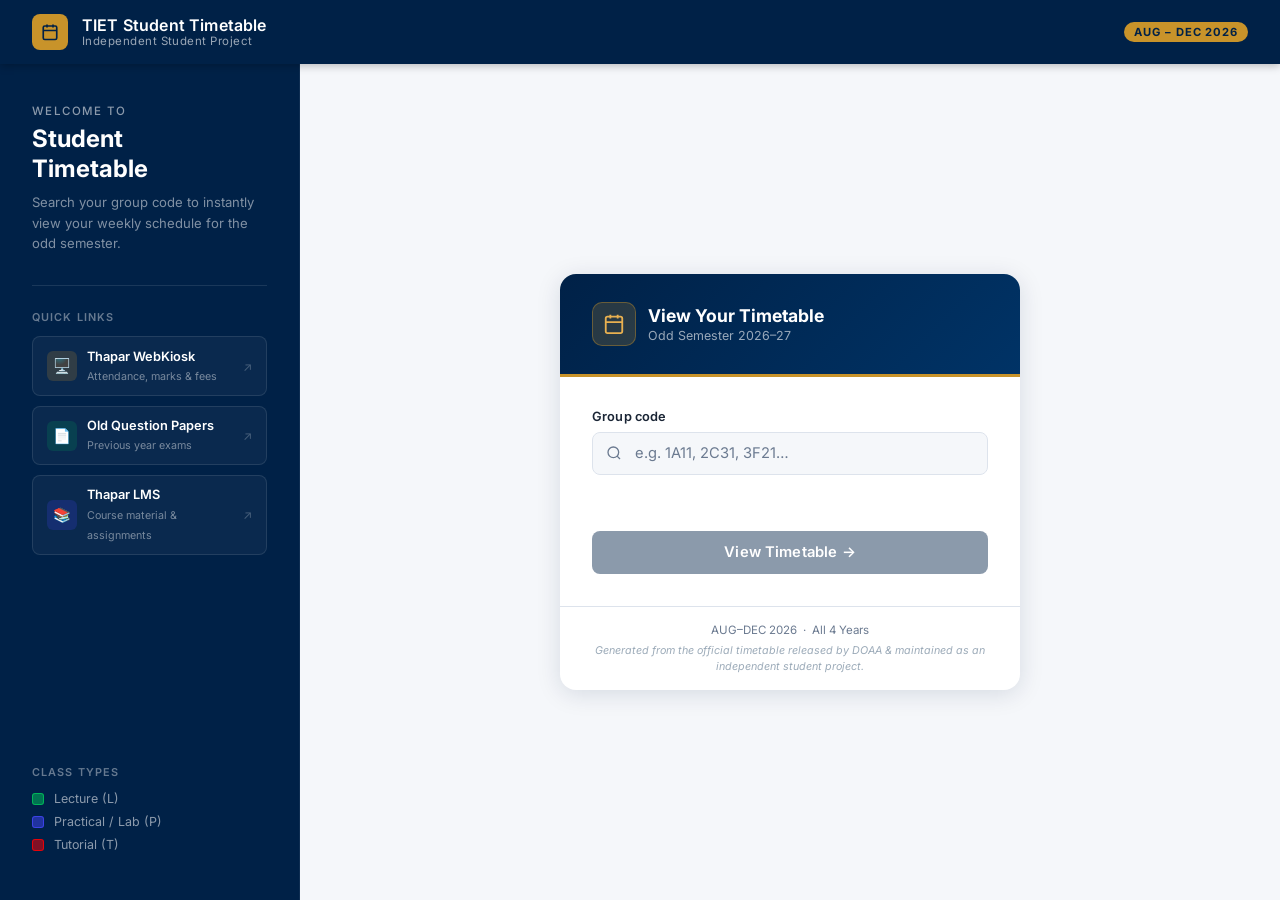
<file: index.html>
<!DOCTYPE html>
<html lang="en">
<head>
  <meta charset="UTF-8"/>
  <title>TIET Student Timetable</title>
  <meta name="viewport" content="width=device-width, initial-scale=1.0"/>
  <link rel="preconnect" href="https://fonts.googleapis.com"/>
  <link rel="preconnect" href="https://fonts.gstatic.com" crossorigin/>
  <link href="https://fonts.googleapis.com/css2?family=Inter:wght@300;400;500;600;700&display=swap" rel="stylesheet"/>
  <style>
    *, *::before, *::after { box-sizing: border-box; margin: 0; padding: 0; }

    :root {
      --navy:     #002147;
      --navy-mid: #003366;
      --gold:     #C8932A;
      --gold-lt:  #E8B050;
      --white:    #FFFFFF;
      --off-white:#F5F7FA;
      --text:     #1A2535;
      --muted:    #6B7A90;
      --border:   #DDE3EC;
      --shadow:   0 4px 24px rgba(0,33,71,0.13);
    }

    body {
      font-family: 'Inter', system-ui, sans-serif;
      background: var(--off-white);
      min-height: 100vh;
      display: flex;
      flex-direction: column;
    }

    /* ── Top bar ──────────────────────────────────────────────────────── */
    .topbar {
      background: var(--navy);
      padding: 0 2rem;
      height: 64px;
      display: flex;
      align-items: center;
      justify-content: space-between;
      box-shadow: 0 2px 8px rgba(0,0,0,0.25);
      position: sticky;
      top: 0;
      z-index: 100;
    }

    .topbar-brand { display: flex; align-items: center; gap: 14px; text-decoration: none; }

    .topbar-icon {
      width: 36px; height: 36px;
      background: var(--gold);
      border-radius: 8px;
      display: flex; align-items: center; justify-content: center;
      flex-shrink: 0;
    }
    .topbar-icon svg { color: var(--navy); }

    .topbar-title {
      color: var(--white);
      font-size: 1rem;
      font-weight: 600;
      letter-spacing: 0.01em;
      line-height: 1.2;
    }
    .topbar-title span {
      display: block;
      font-size: 0.72rem;
      font-weight: 400;
      color: rgba(255,255,255,0.6);
      letter-spacing: 0.04em;
    }

    .topbar-pill {
      background: var(--gold);
      color: var(--navy);
      font-size: 0.7rem;
      font-weight: 700;
      letter-spacing: 0.08em;
      padding: 3px 10px;
      border-radius: 20px;
      text-transform: uppercase;
    }

    /* ── Layout ───────────────────────────────────────────────────────── */
    .page {
      flex: 1;
      display: grid;
      grid-template-columns: 300px 1fr;
      min-height: calc(100vh - 64px);
    }

    /* ── Sidebar ──────────────────────────────────────────────────────── */
    .sidebar {
      background: var(--navy);
      padding: 2.5rem 2rem;
      display: flex;
      flex-direction: column;
      border-right: 1px solid rgba(255,255,255,0.06);
    }

    .sidebar-welcome {
      color: rgba(255,255,255,0.55);
      font-size: 0.72rem;
      font-weight: 500;
      letter-spacing: 0.12em;
      text-transform: uppercase;
      margin-bottom: 0.4rem;
    }

    .sidebar-heading {
      color: var(--white);
      font-size: 1.5rem;
      font-weight: 700;
      line-height: 1.25;
      margin-bottom: 0.5rem;
    }

    .sidebar-sub {
      color: rgba(255,255,255,0.5);
      font-size: 0.82rem;
      line-height: 1.55;
      margin-bottom: 2rem;
    }

    .sidebar-divider {
      border: none;
      border-top: 1px solid rgba(255,255,255,0.1);
      margin-bottom: 1.5rem;
    }

    /* ── Quick links ──────────────────────────────────────────────────── */
    .quick-links-label {
      font-size: 0.68rem;
      font-weight: 600;
      letter-spacing: 0.1em;
      text-transform: uppercase;
      color: rgba(255,255,255,0.4);
      margin-bottom: 0.75rem;
    }

    .quick-link {
      display: flex;
      align-items: center;
      gap: 10px;
      padding: 0.7rem 0.9rem;
      border-radius: 8px;
      border: 1px solid rgba(255,255,255,0.1);
      background: rgba(255,255,255,0.04);
      text-decoration: none;
      margin-bottom: 0.6rem;
      transition: background 0.15s, border-color 0.15s;
    }
    .quick-link:hover {
      background: rgba(255,255,255,0.09);
      border-color: rgba(255,255,255,0.2);
    }
    .quick-link-icon {
      width: 30px; height: 30px;
      border-radius: 6px;
      display: flex; align-items: center; justify-content: center;
      flex-shrink: 0;
      font-size: 0.9rem;
    }
    .quick-link-icon.kiosk { background: rgba(200,147,42,0.2); }
    .quick-link-icon.qp    { background: rgba(0,198,92,0.15); }
    .quick-link-icon.lms   { background: rgba(67,70,248,0.2); }
    .quick-link-text { flex: 1; }
    .quick-link-name {
      font-size: 0.8rem;
      font-weight: 600;
      color: var(--white);
      display: block;
      line-height: 1.2;
    }
    .quick-link-desc {
      font-size: 0.67rem;
      color: rgba(255,255,255,0.45);
    }
    .quick-link-arrow {
      color: rgba(255,255,255,0.25);
      font-size: 0.75rem;
    }

    .sidebar-legend { margin-top: auto; padding-top: 1.5rem; }

    .legend-label {
      font-size: 0.68rem;
      font-weight: 600;
      letter-spacing: 0.1em;
      text-transform: uppercase;
      color: rgba(255,255,255,0.4);
      margin-bottom: 0.75rem;
    }

    .legend-item { display: flex; align-items: center; gap: 10px; margin-bottom: 8px; }

    .legend-dot {
      width: 12px; height: 12px;
      border-radius: 3px;
      flex-shrink: 0;
    }
    .legend-dot-l { background: rgba(0,198,92,0.5);  border: 1px solid rgba(0,198,92,0.8); }
    .legend-dot-p { background: rgba(67,70,248,0.5); border: 1px solid rgba(67,70,248,0.8); }
    .legend-dot-t { background: rgba(255,0,4,0.5);   border: 1px solid rgba(255,0,4,0.8); }

    .legend-text { font-size: 0.78rem; color: rgba(255,255,255,0.55); }

    /* ── Main ─────────────────────────────────────────────────────────── */
    .main {
      display: flex;
      align-items: center;
      justify-content: center;
      padding: 3rem 2rem;
    }

    .card {
      background: var(--white);
      border-radius: 16px;
      box-shadow: var(--shadow);
      width: 100%;
      max-width: 460px;
      overflow: hidden;
    }

    .card-header {
      background: linear-gradient(135deg, var(--navy) 0%, var(--navy-mid) 100%);
      padding: 1.75rem 2rem;
      border-bottom: 3px solid var(--gold);
    }

    .card-header-top {
      display: flex;
      align-items: center;
      gap: 12px;
    }

    .card-icon {
      width: 44px; height: 44px;
      background: rgba(200,147,42,0.2);
      border: 1px solid rgba(200,147,42,0.4);
      border-radius: 10px;
      display: flex; align-items: center; justify-content: center;
    }

    .card-header-title { color: var(--white); font-size: 1.1rem; font-weight: 700; }
    .card-header-sub   { color: rgba(255,255,255,0.6); font-size: 0.78rem; margin-top: 2px; }

    .card-body   { padding: 2rem; }
    .card-footer {
      padding: 1rem 2rem;
      border-top: 1px solid var(--border);
      text-align: center;
      font-size: 0.72rem;
      color: var(--muted);
    }
    .card-footer-note {
      margin-top: 0.4rem;
      font-size: 0.67rem;
      color: #9BAAB8;
      line-height: 1.45;
      font-style: italic;
    }

    /* ── Form ─────────────────────────────────────────────────────────── */
    .field-label {
      font-size: 0.8rem;
      font-weight: 600;
      color: var(--text);
      margin-bottom: 0.5rem;
      display: block;
      letter-spacing: 0.01em;
    }

    .search-wrap { position: relative; margin-bottom: 0.5rem; }

    .search-icon {
      position: absolute;
      left: 14px; top: 50%;
      transform: translateY(-50%);
      color: var(--muted);
      pointer-events: none;
      display: flex;
    }

    #group-search {
      width: 100%;
      padding: 0.72rem 1rem 0.72rem 2.6rem;
      border: 1.5px solid var(--border);
      border-radius: 8px;
      font-family: inherit;
      font-size: 0.92rem;
      color: var(--text);
      background: var(--off-white);
      outline: none;
      transition: border-color 0.2s, box-shadow 0.2s;
    }

    #group-search:focus {
      border-color: var(--navy);
      box-shadow: 0 0 0 3px rgba(0,33,71,0.08);
      background: var(--white);
    }

    #group-search::placeholder { color: var(--muted); }

    #search-results {
      display: none;
      position: absolute;
      top: calc(100% + 4px);
      left: 0; right: 0;
      max-height: 240px;
      overflow-y: auto;
      background: var(--white);
      border: 1.5px solid var(--border);
      border-radius: 10px;
      box-shadow: 0 8px 32px rgba(0,33,71,0.13);
      z-index: 50;
    }
    #search-results.show { display: block; }

    .search-item {
      padding: 0.65rem 1rem;
      cursor: pointer;
      display: flex;
      align-items: center;
      justify-content: space-between;
      font-size: 0.88rem;
      color: var(--text);
      border-bottom: 1px solid var(--border);
      transition: background 0.12s;
    }
    .search-item:last-child { border-bottom: none; }
    .search-item:hover, .search-item.active { background: #EEF2F8; }
    .search-item-code { font-weight: 600; }
    .search-item-year {
      font-size: 0.72rem; color: var(--muted);
      background: var(--off-white);
      padding: 2px 8px; border-radius: 20px;
      border: 1px solid var(--border);
    }

    #no-results { padding: 1rem; text-align: center; color: var(--muted); font-size: 0.85rem; }

    #selected-display { min-height: 28px; margin-bottom: 0.25rem; }

    .selected-badge {
      display: inline-flex; align-items: center; gap: 6px;
      background: #EEF7F2; border: 1px solid #B8DFC8;
      border-radius: 6px; padding: 4px 10px;
      font-size: 0.78rem; font-weight: 500; color: #1A6B3C;
    }

    .btn-primary {
      width: 100%; padding: 0.78rem;
      background: var(--navy); color: var(--white);
      border: none; border-radius: 8px;
      font-family: inherit; font-size: 0.92rem; font-weight: 600;
      cursor: pointer; letter-spacing: 0.01em;
      transition: background 0.2s, transform 0.15s;
      margin-top: 1rem;
    }
    .btn-primary:hover:not(:disabled) { background: var(--navy-mid); }
    .btn-primary:active:not(:disabled) { transform: scale(0.99); }
    .btn-primary:disabled { opacity: 0.45; cursor: not-allowed; }

    /* ── Spinner ──────────────────────────────────────────────────────── */
    #loading-state { text-align: center; padding: 1.5rem 0; color: var(--muted); font-size: 0.85rem; }
    .spinner {
      width: 22px; height: 22px;
      border: 2px solid var(--border);
      border-top-color: var(--navy);
      border-radius: 50%;
      animation: spin 0.7s linear infinite;
      margin: 0 auto 0.75rem;
    }
    @keyframes spin { to { transform: rotate(360deg); } }

    /* ── Mobile quick links ───────────────────────────────────────────── */
    .mobile-quick-links {
      display: none;
      padding: 1rem;
      gap: 0.5rem;
      border-top: 1px solid var(--border);
    }
    .mobile-quick-links-label {
      font-size: 0.68rem;
      font-weight: 600;
      letter-spacing: 0.08em;
      text-transform: uppercase;
      color: var(--muted);
      margin-bottom: 0.5rem;
    }
    .mobile-link-row {
      display: flex;
      gap: 0.5rem;
    }
    .mobile-link-btn {
      flex: 1;
      display: flex;
      flex-direction: column;
      align-items: center;
      gap: 4px;
      padding: 0.6rem 0.4rem;
      border-radius: 8px;
      border: 1px solid var(--border);
      background: var(--off-white);
      text-decoration: none;
      color: var(--navy);
      font-size: 0.65rem;
      font-weight: 600;
      text-align: center;
      transition: background 0.15s;
    }
    .mobile-link-btn:hover { background: #e8edf5; }
    .mobile-link-btn span { font-size: 1rem; }

    /* ── Mobile ───────────────────────────────────────────────────────── */
    @media (max-width: 768px) {
      .page { grid-template-columns: 1fr; }
      .sidebar { display: none; }
      .main { padding: 1.5rem 1rem; align-items: flex-start; }
      .topbar { padding: 0 1rem; }
      .topbar-title span { display: none; }
      .mobile-quick-links { display: flex; flex-direction: column; }
    }
  </style>
</head>
<body>

<header class="topbar">
  <div class="topbar-brand">
    <div class="topbar-icon">
      <svg width="18" height="18" fill="none" stroke="currentColor" stroke-width="2.2" viewBox="0 0 24 24">
        <rect x="3" y="4" width="18" height="18" rx="2"/><path d="M16 2v4M8 2v4M3 10h18"/>
      </svg>
    </div>
    <div class="topbar-title">
      TIET Student Timetable
      <span>Independent Student Project</span>
    </div>
  </div>
  <div class="topbar-pill">AUG – DEC 2026</div>
</header>

<div class="page">
  <aside class="sidebar">
    <p class="sidebar-welcome">Welcome to</p>
    <h1 class="sidebar-heading">Student<br/>Timetable</h1>
    <p class="sidebar-sub">Search your group code to instantly view your weekly schedule for the odd semester.</p>
    <hr class="sidebar-divider"/>

    <div class="quick-links-label">Quick Links</div>

    <a href="https://webkiosk.thapar.edu/" target="_blank" rel="noopener" class="quick-link">
      <div class="quick-link-icon kiosk">🖥️</div>
      <div class="quick-link-text">
        <span class="quick-link-name">Thapar WebKiosk</span>
        <span class="quick-link-desc">Attendance, marks &amp; fees</span>
      </div>
      <span class="quick-link-arrow">↗</span>
    </a>

    <a href="https://cl.thapar.edu/ques.php" target="_blank" rel="noopener" class="quick-link">
      <div class="quick-link-icon qp">📄</div>
      <div class="quick-link-text">
        <span class="quick-link-name">Old Question Papers</span>
        <span class="quick-link-desc">Previous year exams</span>
      </div>
      <span class="quick-link-arrow">↗</span>
    </a>

    <a href="https://lms.thapar.edu/moodle/login/index.php" target="_blank" rel="noopener" class="quick-link">
      <div class="quick-link-icon lms">📚</div>
      <div class="quick-link-text">
        <span class="quick-link-name">Thapar LMS</span>
        <span class="quick-link-desc">Course material &amp; assignments</span>
      </div>
      <span class="quick-link-arrow">↗</span>
    </a>

    <div class="sidebar-legend">
      <div class="legend-label">Class types</div>
      <div class="legend-item"><div class="legend-dot legend-dot-l"></div><span class="legend-text">Lecture (L)</span></div>
      <div class="legend-item"><div class="legend-dot legend-dot-p"></div><span class="legend-text">Practical / Lab (P)</span></div>
      <div class="legend-item"><div class="legend-dot legend-dot-t"></div><span class="legend-text">Tutorial (T)</span></div>
    </div>
  </aside>

  <main class="main">
    <div class="card">
      <div class="card-header">
        <div class="card-header-top">
          <div class="card-icon">
            <svg width="22" height="22" fill="none" stroke="#E8B050" stroke-width="2" viewBox="0 0 24 24">
              <rect x="3" y="4" width="18" height="18" rx="2"/><path d="M16 2v4M8 2v4M3 10h18"/>
            </svg>
          </div>
          <div>
            <div class="card-header-title">View Your Timetable</div>
            <div class="card-header-sub">Odd Semester 2026–27</div>
          </div>
        </div>
      </div>

      <div class="card-body">
        <div id="loading-state">
          <div class="spinner"></div>
          Loading timetable data…
        </div>

        <form id="form" style="display:none;">
          <label class="field-label" for="group-search">Group code</label>
          <div class="search-wrap">
            <span class="search-icon">
              <svg width="16" height="16" fill="none" stroke="currentColor" stroke-width="2" viewBox="0 0 24 24">
                <circle cx="11" cy="11" r="8"/><path d="M21 21l-4.35-4.35"/>
              </svg>
            </span>
            <input type="text" id="group-search" placeholder="e.g. 1A11, 2C31, 3F21…" autocomplete="off" spellcheck="false"/>
            <div id="search-results"></div>
          </div>
          <div id="selected-display"></div>
          <button type="submit" class="btn-primary" id="submit-btn" disabled>View Timetable →</button>
        </form>
      </div>

      <div class="mobile-quick-links">
        <div class="mobile-quick-links-label">Quick Links</div>
        <div class="mobile-link-row">
          <a href="https://webkiosk.thapar.edu/" target="_blank" rel="noopener" class="mobile-link-btn">
            <span>🖥️</span>WebKiosk
          </a>
          <a href="https://cl.thapar.edu/ques.php" target="_blank" rel="noopener" class="mobile-link-btn">
            <span>📄</span>Old QPs
          </a>
          <a href="https://lms.thapar.edu/moodle/login/index.php" target="_blank" rel="noopener" class="mobile-link-btn">
            <span>📚</span>LMS
          </a>
        </div>
      </div>

      <div class="card-footer">
        AUG–DEC 2026 &nbsp;·&nbsp; All 4 Years
        <div class="card-footer-note">
          Generated from the official timetable released by DOAA &amp; maintained as an independent student project.
        </div>
      </div>
    </div>
  </main>
</div>

<script src="script.js"></script>
</body>
</html>
</file>
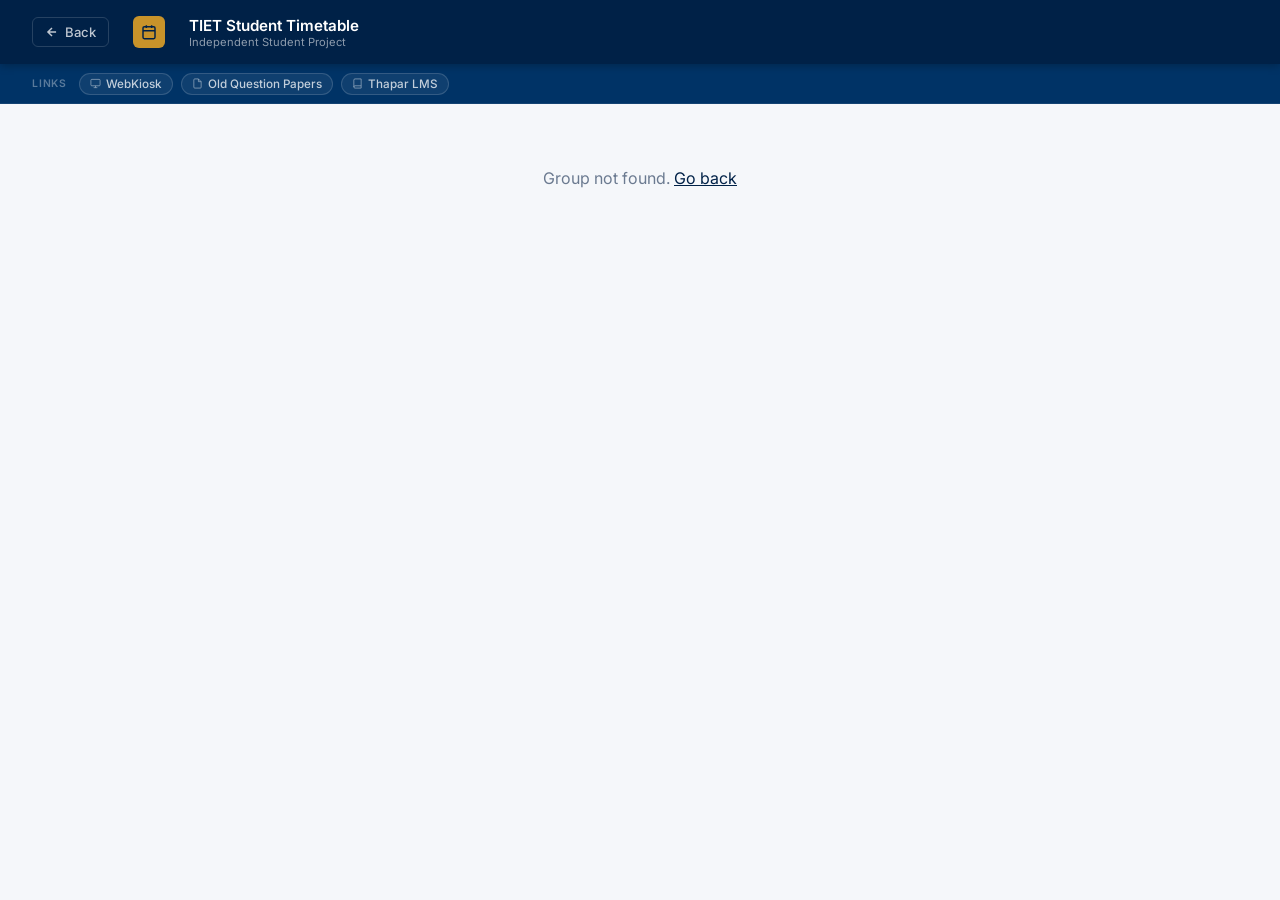
<file: timetable.html>
<!DOCTYPE html>
<html lang="en">
<head>
  <meta charset="UTF-8"/>
  <title>Timetable – TIET</title>
  <meta name="viewport" content="width=device-width, initial-scale=1.0"/>
  <link rel="preconnect" href="https://fonts.googleapis.com"/>
  <link rel="preconnect" href="https://fonts.gstatic.com" crossorigin/>
  <link href="https://fonts.googleapis.com/css2?family=Inter:wght@300;400;500;600;700&family=JetBrains+Mono:wght@400;500&display=swap" rel="stylesheet"/>
  <style>
    *, *::before, *::after { box-sizing: border-box; margin: 0; padding: 0; }

    :root {
      --navy:     #002147;
      --navy-mid: #003366;
      --gold:     #C8932A;
      --gold-lt:  #E8B050;
      --white:    #FFFFFF;
      --off-white:#F5F7FA;
      --text:     #1A2535;
      --muted:    #6B7A90;
      --border:   #DDE3EC;
    }

    body {
      font-family: 'Inter', system-ui, sans-serif;
      background: var(--off-white);
      min-height: 100vh;
      color: var(--text);
    }

    /* ── Top bar ──────────────────────────────────────────────────────── */
    .topbar {
      background: var(--navy);
      padding: 0 2rem;
      height: 64px;
      display: flex;
      align-items: center;
      justify-content: space-between;
      box-shadow: 0 2px 8px rgba(0,0,0,0.25);
      position: sticky;
      top: 0;
      z-index: 100;
    }

    .topbar-left { display: flex; align-items: center; gap: 1.5rem; }

    .back-btn {
      display: flex; align-items: center; gap: 6px;
      color: rgba(255,255,255,0.75);
      text-decoration: none;
      font-size: 0.82rem;
      font-weight: 500;
      padding: 6px 12px;
      border-radius: 6px;
      border: 1px solid rgba(255,255,255,0.15);
      transition: background 0.15s, color 0.15s;
      white-space: nowrap;
    }
    .back-btn:hover { background: rgba(255,255,255,0.08); color: #fff; }

    .topbar-icon {
      width: 32px; height: 32px;
      background: var(--gold);
      border-radius: 6px;
      display: flex; align-items: center; justify-content: center;
      flex-shrink: 0;
    }

    .topbar-title {
      color: var(--white);
      font-size: 0.95rem;
      font-weight: 600;
    }
    .topbar-title span {
      display: block;
      font-size: 0.7rem;
      font-weight: 400;
      color: rgba(255,255,255,0.55);
    }

    /* ── Quick links bar ──────────────────────────────────────────────── */
    .quickbar {
      background: var(--navy-mid);
      border-bottom: 1px solid rgba(255,255,255,0.08);
      padding: 0 2rem;
      display: flex;
      align-items: center;
      gap: 0.5rem;
      height: 40px;
      overflow-x: auto;
      scrollbar-width: none;
    }
    .quickbar::-webkit-scrollbar { display: none; }

    .quickbar-label {
      font-size: 0.65rem;
      font-weight: 600;
      letter-spacing: 0.08em;
      text-transform: uppercase;
      color: rgba(255,255,255,0.35);
      white-space: nowrap;
      margin-right: 0.25rem;
    }

    .quickbar-link {
      display: flex;
      align-items: center;
      gap: 5px;
      padding: 3px 10px;
      border-radius: 20px;
      border: 1px solid rgba(255,255,255,0.15);
      background: rgba(255,255,255,0.06);
      color: rgba(255,255,255,0.75);
      text-decoration: none;
      font-size: 0.73rem;
      font-weight: 500;
      white-space: nowrap;
      transition: background 0.15s, color 0.15s;
    }
    .quickbar-link:hover { background: rgba(255,255,255,0.14); color: #fff; }
    .quickbar-link svg { opacity: 0.6; }

    /* ── Sub-header ───────────────────────────────────────────────────── */
    .subheader {
      background: var(--white);
      border-bottom: 3px solid var(--gold);
      padding: 1rem 2rem;
      display: flex;
      align-items: center;
      justify-content: space-between;
      flex-wrap: wrap;
      gap: 0.75rem;
    }

    .subheader-group {
      display: flex;
      align-items: baseline;
      gap: 0.75rem;
    }

    .group-code {
      font-size: 1.6rem;
      font-weight: 700;
      color: var(--navy);
      font-family: 'JetBrains Mono', monospace;
      letter-spacing: -0.01em;
    }

    .group-year {
      font-size: 0.8rem;
      color: var(--muted);
      font-weight: 500;
    }

    .subheader-pills { display: flex; gap: 8px; flex-wrap: wrap; }

    .pill {
      font-size: 0.72rem;
      font-weight: 600;
      padding: 3px 10px;
      border-radius: 20px;
      letter-spacing: 0.04em;
    }
    .pill-l { background: rgba(0,198,92,0.12);  color: #0A8040; border: 1px solid rgba(0,198,92,0.3);  }
    .pill-p { background: rgba(67,70,248,0.1);  color: #2B2FCC; border: 1px solid rgba(67,70,248,0.25); }
    .pill-t { background: rgba(200,0,0,0.08);   color: #A00000; border: 1px solid rgba(200,0,0,0.2);   }
    .pill-w { background: rgba(200,147,42,0.12); color: #7A5000; border: 1px solid rgba(200,147,42,0.3); }

    /* ── Table wrapper ────────────────────────────────────────────────── */
    .table-wrapper {
      padding: 1.5rem 1rem;
    }

    /* ── Mobile: vertical card layout ────────────────────────────────── */
    table {
      border-collapse: separate;
      border-spacing: 6px;
      width: 100%;
    }

    td {
      border-radius: 8px;
      padding: 0;
      vertical-align: middle;
      text-align: center;
    }

    .cell-inner {
      display: flex;
      flex-direction: column;
      align-items: center;
      justify-content: center;
      min-height: 68px;
      padding: 8px 6px;
      gap: 2px;
    }

    /* ── Header cells ─────────────────────────────────────────────────── */
    .header-day {
      background: var(--navy) !important;
      color: #CFDDF7 !important;
      font-weight: 600;
      font-size: clamp(0.6rem, 1.3vw, 0.82rem);
      letter-spacing: 0.04em;
      text-transform: uppercase;
    }

    .header-time {
      background: #1A3055 !important;
      color: #A8C0E0 !important;
      font-size: clamp(0.55rem, 1.1vw, 0.75rem);
      font-weight: 500;
      font-family: 'JetBrains Mono', monospace;
      white-space: nowrap;
    }

    /* ── Empty cells ──────────────────────────────────────────────────── */
    .cell-empty {
      background: var(--white);
      border: 1px solid var(--border);
    }

    /* ── Subject cells ────────────────────────────────────────────────── */
    .cell-l {
      background: rgba(0,198,92,0.1);
      border: 1px solid rgba(0,198,92,0.25);
    }
    .cell-p {
      background: rgba(67,70,248,0.1);
      border: 1px solid rgba(67,70,248,0.25);
    }
    .cell-t {
      background: rgba(200,0,0,0.07);
      border: 1px solid rgba(200,0,0,0.18);
    }

    td:not(.header-day):not(.header-time):not(.cell-empty):hover {
      filter: brightness(0.95);
      transform: scale(1.01);
      transition: transform 0.15s, filter 0.15s;
    }

    /* ── Cell text layers ─────────────────────────────────────────────── */
    .cell-code {
      font-size: clamp(0.58rem, 1.2vw, 0.82rem);
      font-weight: 600;
      color: var(--text);
      line-height: 1.3;
      word-break: break-word;
      font-family: 'JetBrains Mono', monospace;
    }

    .cell-name {
      font-size: clamp(0.46rem, 0.9vw, 0.68rem);
      font-weight: 400;
      color: var(--muted);
      line-height: 1.25;
      word-break: break-word;
      font-style: italic;
      max-width: 120px;
    }

    .cell-week {
      font-size: clamp(0.4rem, 0.8vw, 0.6rem);
      font-weight: 700;
      padding: 1px 6px;
      border-radius: 8px;
      background: rgba(200,147,42,0.15);
      border: 1px solid rgba(200,147,42,0.35);
      color: #7A5000;
      letter-spacing: 0.03em;
      margin-top: 2px;
    }

    /* ── States ───────────────────────────────────────────────────────── */
    #tt-loading, #tt-error {
      text-align: center;
      padding: 4rem 2rem;
      color: var(--muted);
    }

    .spinner {
      width: 28px; height: 28px;
      border: 2px solid var(--border);
      border-top-color: var(--navy);
      border-radius: 50%;
      animation: spin 0.7s linear infinite;
      margin: 0 auto 1rem;
    }
    @keyframes spin { to { transform: rotate(360deg); } }

    #tt-error a { color: var(--navy); }

    .tt-disclaimer {
      text-align: center;
      font-size: 0.7rem;
      color: var(--muted);
      font-style: italic;
      padding: 0.75rem 1rem 0.25rem;
      line-height: 1.5;
      opacity: 0.75;
    }

    /* ── Mobile: rotate table to day-cards ───────────────────────────── */
    @media (max-width: 700px) {
      .topbar { padding: 0 1rem; }
      .topbar-title span { display: none; }
      .quickbar { padding: 0 1rem; }
      .subheader { padding: 0.75rem 1rem; }
      .group-code { font-size: 1.25rem; }
      .table-wrapper { padding: 0.75rem 0.5rem; }

      /* Hide the normal table on mobile */
      #tt-table { display: none; }

      /* Show day cards instead */
      #day-cards { display: flex; flex-direction: column; gap: 1rem; }

      .day-card {
        background: var(--white);
        border-radius: 12px;
        box-shadow: 0 2px 12px rgba(0,33,71,0.08);
        overflow: hidden;
      }

      .day-card-header {
        background: var(--navy);
        color: #CFDDF7;
        font-size: 0.75rem;
        font-weight: 700;
        letter-spacing: 0.08em;
        text-transform: uppercase;
        padding: 0.6rem 1rem;
      }

      .day-slot {
        display: flex;
        align-items: stretch;
        border-bottom: 1px solid var(--border);
      }
      .day-slot:last-child { border-bottom: none; }

      .slot-time {
        width: 80px;
        min-width: 80px;
        padding: 0.6rem 0.5rem;
        background: #F0F4FA;
        border-right: 1px solid var(--border);
        font-size: 0.62rem;
        font-family: 'JetBrains Mono', monospace;
        color: var(--muted);
        display: flex;
        align-items: center;
        justify-content: center;
        text-align: center;
        line-height: 1.3;
      }

      .slot-content {
        flex: 1;
        padding: 0.6rem 0.75rem;
        display: flex;
        align-items: center;
        min-height: 54px;
      }
      .day-slot-gap .slot-content { min-height: 36px; padding: 0.4rem 0.75rem; }

      .day-slot-gap .slot-time {
        background: #F7F9FC;
        color: #B0BBCA;
      }
      .day-slot-gap .slot-content {
        background: #FAFBFD;
        min-height: 40px;
      }
      .slot-free {
        font-size: 0.68rem;
        color: #C4CDD8;
        font-weight: 500;
        letter-spacing: 0.06em;
        text-transform: uppercase;
      }

      .slot-code {
        font-size: 0.8rem;
        font-weight: 600;
        font-family: 'JetBrains Mono', monospace;
        color: var(--text);
        display: block;
        line-height: 1.3;
      }

      .slot-name {
        font-size: 0.68rem;
        color: var(--muted);
        font-style: italic;
        display: block;
        line-height: 1.25;
        margin-top: 1px;
      }

      .slot-week {
        display: inline-block;
        font-size: 0.58rem;
        font-weight: 700;
        padding: 1px 6px;
        border-radius: 6px;
        background: rgba(200,147,42,0.15);
        border: 1px solid rgba(200,147,42,0.35);
        color: #7A5000;
        margin-top: 3px;
      }

      .slot-l { background: rgba(0,198,92,0.07); }
      .slot-p { background: rgba(67,70,248,0.07); }
      .slot-t { background: rgba(200,0,0,0.05); }
    }

    @media (min-width: 701px) {
      #day-cards { display: none; }
    }
  
    /* ── Elective cell ────────────────────────────────────────────────── */
    .cell-elective {
      background: rgba(200,147,42,0.06);
      border: 1.5px dashed rgba(200,147,42,0.5) !important;
    }
    .cell-elective-label {
      font-size: clamp(0.48rem, 1.4vw, 0.68rem);
      font-weight: 600;
      color: #7A5000;
      letter-spacing: 0.06em;
      text-transform: uppercase;
      margin-bottom: 4px;
    }
    .cell-elective-btn {
      font-size: clamp(0.42rem, 1.2vw, 0.6rem);
      font-weight: 700;
      background: var(--gold);
      color: var(--navy);
      border: none;
      border-radius: 6px;
      padding: 3px 8px;
      cursor: pointer;
      letter-spacing: 0.06em;
    }
    .cell-elective-btn:hover { background: var(--gold-lt, #E8B050); }

    .cell-elective-chosen { cursor: pointer; }
    .cell-elective-edit {
      font-size: clamp(0.38rem, 1vw, 0.55rem);
      color: var(--muted);
      opacity: 0.7;
      margin-top: 2px;
    }

    /* ── Modal ────────────────────────────────────────────────────────── */
    .modal-overlay {
      position: fixed; inset: 0;
      background: rgba(0,0,0,0.55);
      display: flex; align-items: center; justify-content: center;
      z-index: 1000;
      padding: 1rem;
    }
    .modal {
      background: var(--white);
      border-radius: 14px;
      width: 100%;
      max-width: 440px;
      box-shadow: 0 20px 60px rgba(0,0,0,0.35);
      overflow: hidden;
    }
    .modal-header {
      background: linear-gradient(135deg, var(--navy), var(--navy-mid, #003366));
      padding: 1.1rem 1.4rem;
      display: flex;
      align-items: flex-start;
      justify-content: space-between;
    }
    .modal-title { color: #fff; font-size: 1rem; font-weight: 700; }
    .modal-subtitle { color: rgba(255,255,255,0.5); font-size: 0.7rem; margin-top: 2px; letter-spacing: 0.06em; }
    .modal-close {
      background: none; border: none; color: rgba(255,255,255,0.6);
      font-size: 1rem; cursor: pointer; padding: 2px 4px; line-height: 1;
    }
    .modal-close:hover { color: #fff; }

    .modal-body { padding: 1.25rem 1.4rem; }
    .modal-field-label {
      font-size: 0.76rem; font-weight: 600; color: var(--text);
      display: block; margin-bottom: 0.4rem;
    }
    .modal-select {
      width: 100%;
      padding: 0.6rem 0.8rem;
      border: 1.5px solid var(--border);
      border-radius: 8px;
      font-family: inherit; font-size: 0.85rem;
      color: var(--text); background: var(--off-white);
      outline: none;
    }
    .modal-select:focus { border-color: var(--navy); }

    .modal-detail {
      margin-top: 0.85rem;
      background: var(--off-white);
      border: 1px solid var(--border);
      border-radius: 10px;
      padding: 0.9rem 1rem;
    }
    .detail-row { margin-bottom: 0.6rem; }
    .detail-cols { display: grid; grid-template-columns: 1fr 1fr; gap: 0.6rem; margin-bottom: 0.6rem; }
    .detail-label {
      display: block;
      font-size: 0.63rem; font-weight: 600;
      letter-spacing: 0.08em; text-transform: uppercase;
      color: var(--muted); margin-bottom: 2px;
    }
    .detail-value { font-size: 0.85rem; font-weight: 500; color: var(--text); }
    .detail-code  { color: #2563EB; }

    .modal-footer {
      padding: 0.9rem 1.4rem;
      border-top: 1px solid var(--border);
      display: flex; align-items: center; justify-content: space-between;
    }
    .modal-btn-remove {
      background: none; border: none; color: #DC2626;
      font-size: 0.82rem; font-weight: 500; cursor: pointer; padding: 0;
    }
    .modal-btn-remove:hover { text-decoration: underline; }
    .modal-btn-cancel {
      background: none; border: 1.5px solid var(--border);
      border-radius: 8px; padding: 0.5rem 1rem;
      font-family: inherit; font-size: 0.85rem; cursor: pointer; color: var(--text);
    }
    .modal-btn-save {
      background: var(--navy); color: #fff;
      border: none; border-radius: 8px;
      padding: 0.5rem 1.1rem;
      font-family: inherit; font-size: 0.85rem; font-weight: 600; cursor: pointer;
    }
    .modal-btn-save:hover { background: var(--navy-mid, #003366); }

  </style>
</head>
<body>

<header class="topbar">
  <div class="topbar-left">
    <a href="index.html" class="back-btn">
      <svg width="14" height="14" fill="none" stroke="currentColor" stroke-width="2.5" viewBox="0 0 24 24">
        <path d="M19 12H5M12 5l-7 7 7 7"/>
      </svg>
      Back
    </a>
    <div class="topbar-icon">
      <svg width="16" height="16" fill="none" stroke="#002147" stroke-width="2.2" viewBox="0 0 24 24">
        <rect x="3" y="4" width="18" height="18" rx="2"/><path d="M16 2v4M8 2v4M3 10h18"/>
      </svg>
    </div>
    <div class="topbar-title">
      TIET Student Timetable
      <span>Independent Student Project</span>
    </div>
  </div>
</header>

<nav class="quickbar">
  <span class="quickbar-label">Links</span>
  <a href="https://webkiosk.thapar.edu/" target="_blank" rel="noopener" class="quickbar-link">
    <svg width="11" height="11" fill="none" stroke="currentColor" stroke-width="2" viewBox="0 0 24 24"><rect x="2" y="3" width="20" height="14" rx="2"/><path d="M8 21h8M12 17v4"/></svg>
    WebKiosk
  </a>
  <a href="https://cl.thapar.edu/ques.php" target="_blank" rel="noopener" class="quickbar-link">
    <svg width="11" height="11" fill="none" stroke="currentColor" stroke-width="2" viewBox="0 0 24 24"><path d="M14 2H6a2 2 0 0 0-2 2v16a2 2 0 0 0 2 2h12a2 2 0 0 0 2-2V8z"/><polyline points="14 2 14 8 20 8"/></svg>
    Old Question Papers
  </a>
  <a href="https://lms.thapar.edu/moodle/login/index.php" target="_blank" rel="noopener" class="quickbar-link">
    <svg width="11" height="11" fill="none" stroke="currentColor" stroke-width="2" viewBox="0 0 24 24"><path d="M4 19.5A2.5 2.5 0 0 1 6.5 17H20"/><path d="M6.5 2H20v20H6.5A2.5 2.5 0 0 1 4 19.5v-15A2.5 2.5 0 0 1 6.5 2z"/></svg>
    Thapar LMS
  </a>
</nav>

<div class="subheader" id="tt-subheader" style="display:none;">
  <div class="subheader-group">
    <span class="group-code" id="tt-group-code"></span>
    <span class="group-year" id="tt-group-year"></span>
  </div>
  <div class="subheader-pills">
    <span class="pill pill-l">Lecture</span>
    <span class="pill pill-p">Practical</span>
    <span class="pill pill-t">Tutorial</span>
    <span class="pill pill-w">Alt. week</span>
  </div>
</div>

<div id="tt-loading">
  <div class="spinner"></div>
  Loading timetable…
</div>

<div id="tt-error" style="display:none;">
  Group not found. <a href="index.html">Go back</a>
</div>

<div class="table-wrapper" id="tt-container" style="display:none;">
  <table id="tt-table"></table>
  <div id="day-cards"></div>
  <p class="tt-disclaimer">
    Generated from the official timetable released by DOAA &amp; maintained as an independent student project.
  </p>
</div>

<script src="script.js"></script>
<script>
// Mobile day-card renderer — runs after script.js has populated tt-table
(function() {
  function buildDayCards(tableEl, container) {
    const rows = tableEl.querySelectorAll('tr');
    if (rows.length < 2) return;

    // First row = headers (Day names); first col of each data row = time
    const headerCells = rows[0].querySelectorAll('td');
    const timeSlots   = [];
    const dayData     = {}; // dayIndex -> [{time, code, name, week, type}]

    // Collect time labels from col 0 of data rows
    for (let r = 1; r < rows.length; r++) {
      const cells = rows[r].querySelectorAll('td');
      if (!cells.length) continue;
      timeSlots.push(cells[0]?.querySelector('.cell-inner')?.textContent?.trim() || '');
    }

    // For each day column (skip col 0 which is time)
    for (let c = 1; c < headerCells.length; c++) {
      const dayName = headerCells[c]?.querySelector('.cell-inner')?.textContent?.trim() || `Day ${c}`;
      dayData[c] = { name: dayName, slots: [] };
      for (let r = 1; r < rows.length; r++) {
        const cells = rows[r].querySelectorAll('td');
        const td    = cells[c];
        if (!td) continue;
        const code  = td.querySelector('.cell-code')?.textContent?.trim()  || '';
        const name  = td.querySelector('.cell-name')?.textContent?.trim()  || '';
        const week  = td.querySelector('.cell-week')?.textContent?.trim()  || '';
        const type  = td.classList.contains('cell-l') ? 'l'
                    : td.classList.contains('cell-p') ? 'p'
                    : td.classList.contains('cell-t') ? 't' : '';
        dayData[c].slots.push({ time: timeSlots[r - 1], code, name, week, type });
      }
    }

    // Render
    container.innerHTML = '';
    for (const [, day] of Object.entries(dayData)) {
      // Skip days with no classes at all
      if (!day.slots.some(s => s.code)) continue;

      const card = document.createElement('div');
      card.className = 'day-card';

      const hdr = document.createElement('div');
      hdr.className = 'day-card-header';
      hdr.textContent = day.name;
      card.appendChild(hdr);

      day.slots.forEach(slot => {
        const row = document.createElement('div');
        // Mark gap rows so they can be styled differently
        row.className = slot.code ? 'day-slot' : 'day-slot day-slot-gap';

        const timeEl = document.createElement('div');
        timeEl.className = 'slot-time';
        timeEl.textContent = slot.time;

        const contentEl = document.createElement('div');
        contentEl.className = `slot-content${slot.type ? ' slot-' + slot.type : ''}`;

        if (slot.code) {
          const inner = document.createElement('div');
          inner.innerHTML = `
            <span class="slot-code">${slot.code}</span>
            ${slot.name ? `<span class="slot-name">${slot.name}</span>` : ''}
            ${slot.week ? `<span class="slot-week">${slot.week}</span>` : ''}
          `;
          contentEl.appendChild(inner);
        } else {
          contentEl.innerHTML = '<span class="slot-free">Free</span>';
        }

        row.appendChild(timeEl);
        row.appendChild(contentEl);
        card.appendChild(row);
      });

      container.appendChild(card);
    }
  }

  // Listen for timetable-ready event (fired by script.js after renderTable)
  document.addEventListener('timetable-ready', () => {
    const tableEl = document.getElementById('tt-table');
    const cardsEl = document.getElementById('day-cards');
    if (tableEl && cardsEl) {
      setTimeout(() => buildDayCards(tableEl, cardsEl), 30);
    }
  });
})();
</script>
</body>
</html>
</file>
